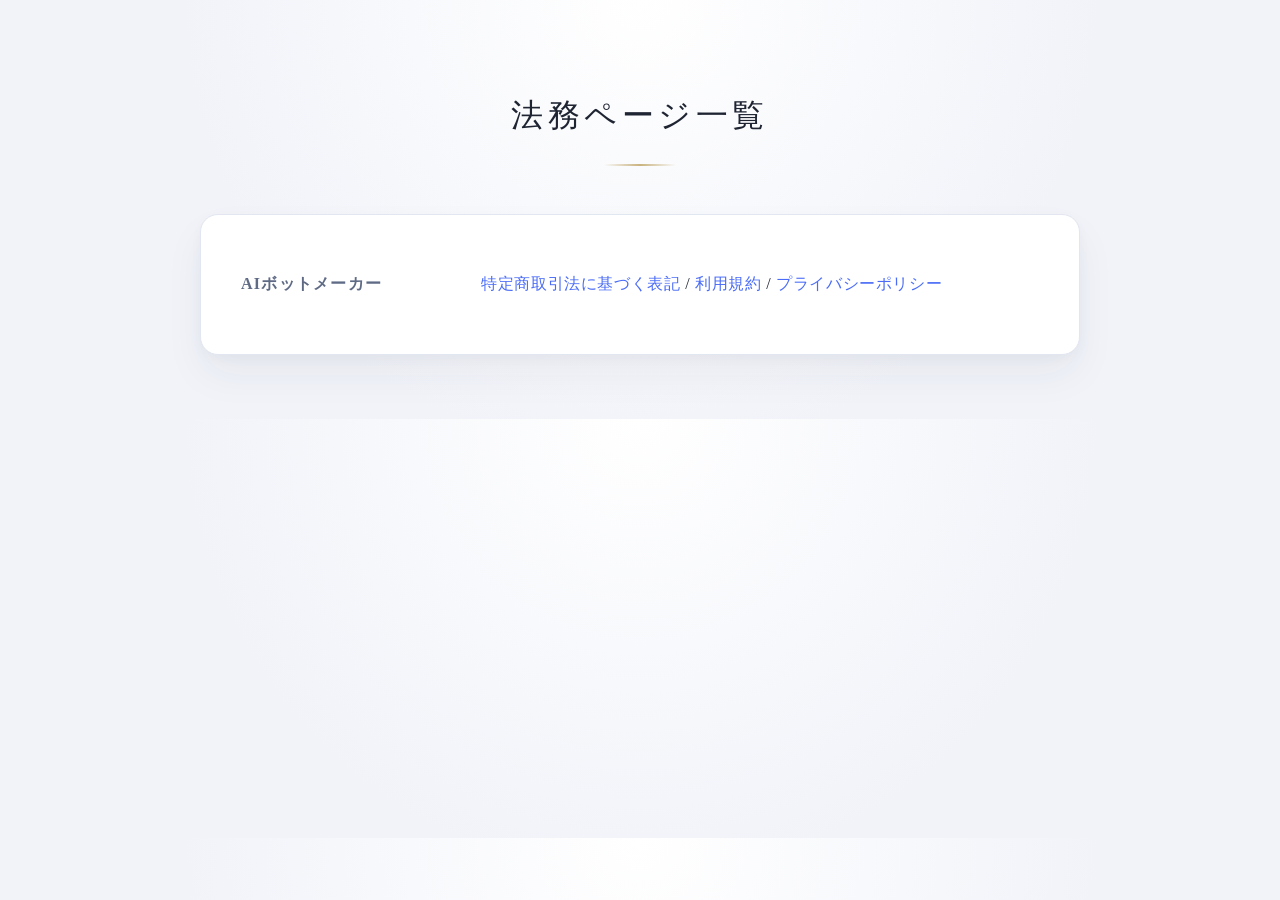
<file: index.html>
<!DOCTYPE html>
<html lang="ja">

<head>
    <meta charset="UTF-8">
    <title>法務ページ一覧</title>
    <meta name="viewport" content="width=device-width, initial-scale=1.0">
    <link rel="stylesheet" href="style.css">
</head>

<body>

    <h1>法務ページ一覧</h1>

    <ul>
        <li>
            <strong>AIボットメーカー</strong>
            <span>
                <a href="aibotmaker/tokushoho/">特定商取引法に基づく表記</a> /
                <a href="aibotmaker/terms/">利用規約</a> /
                <a href="aibotmaker/privacy_policy/">プライバシーポリシー</a>
            </span>
        </li>
    </ul>

</body>

</html>
</file>
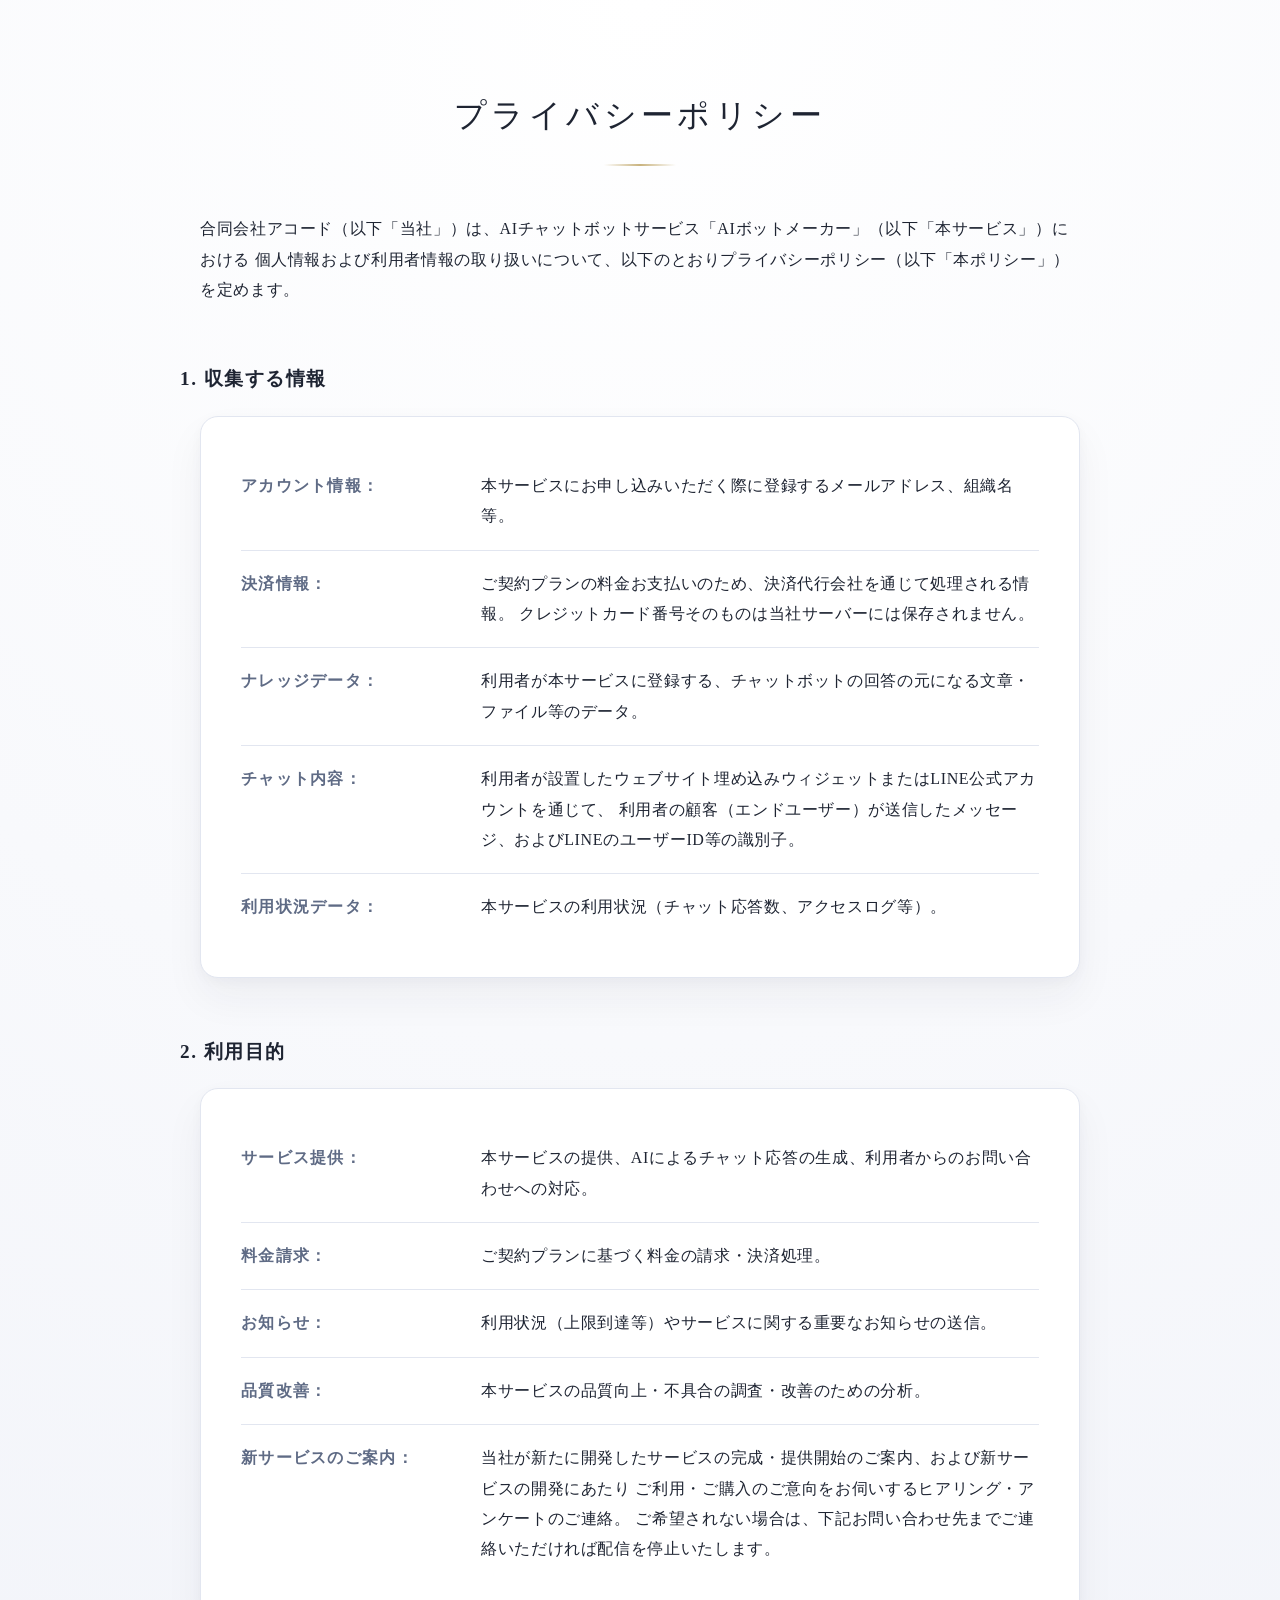
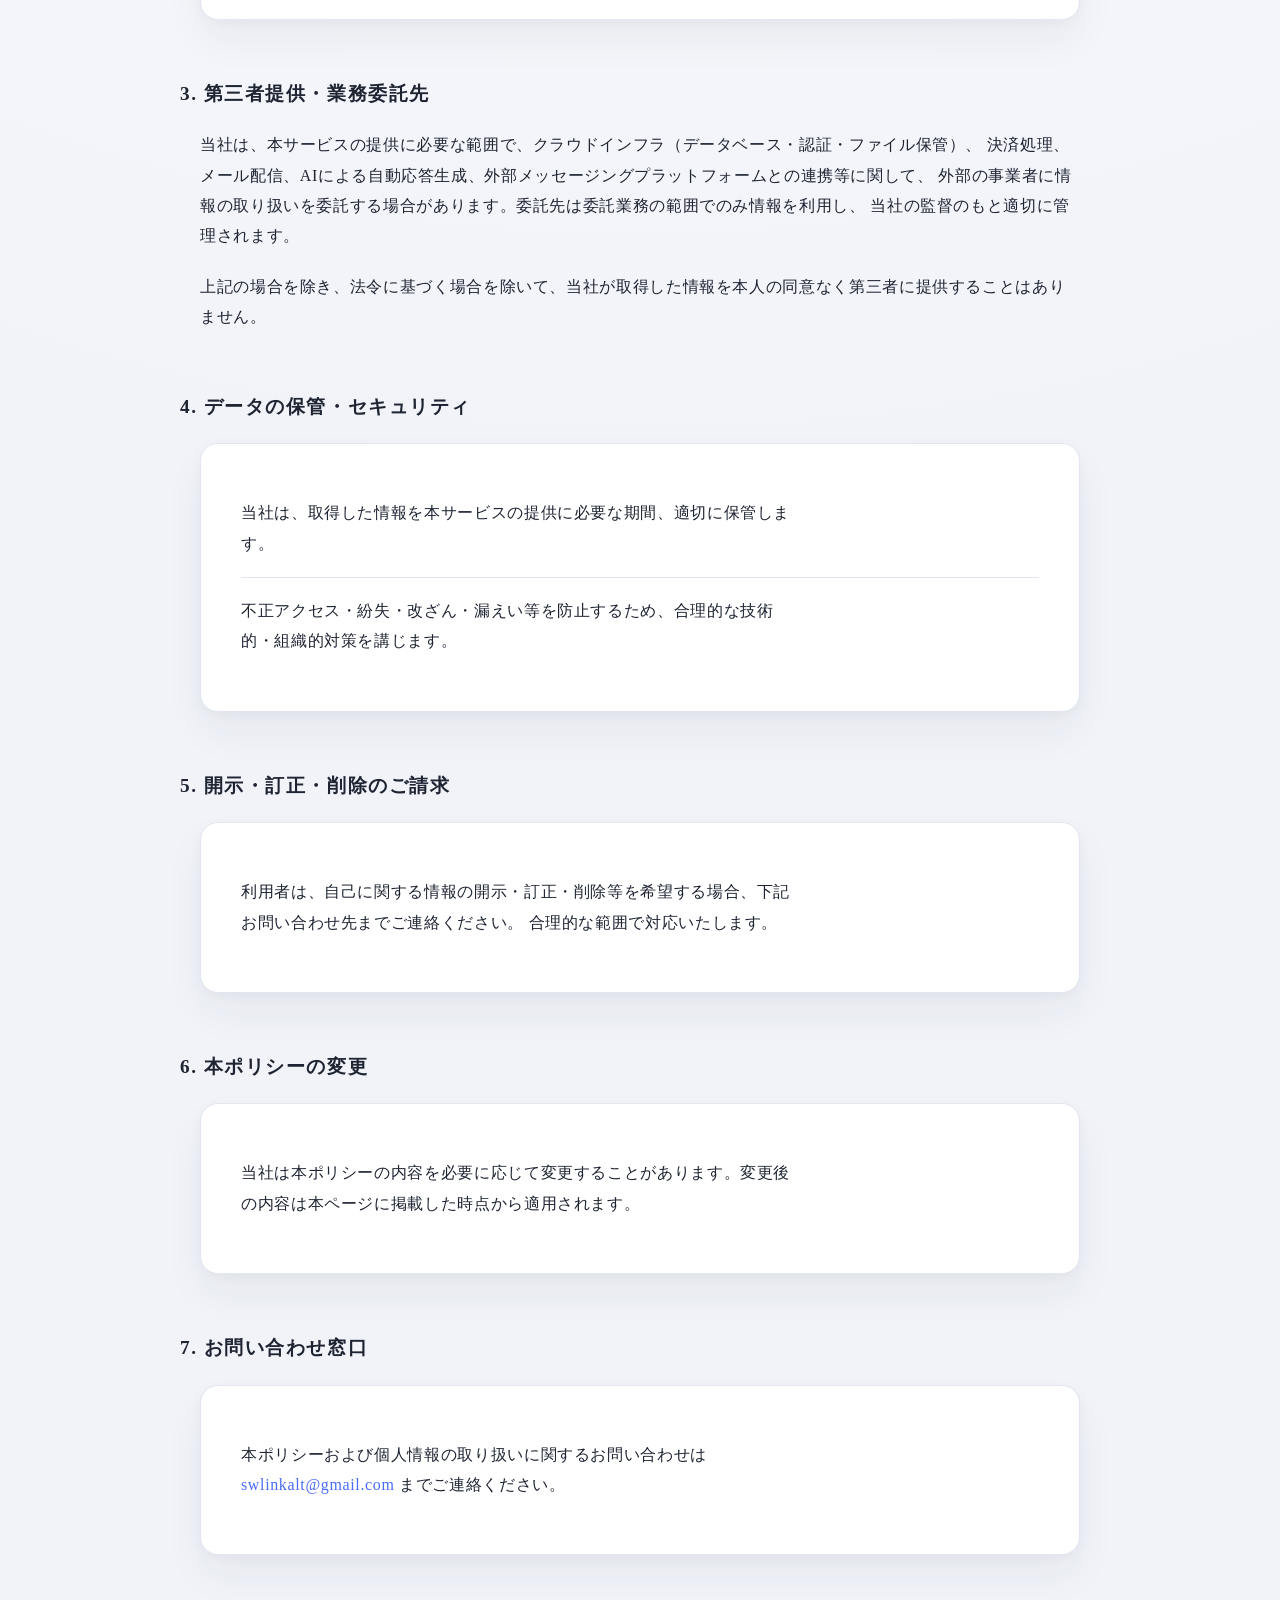
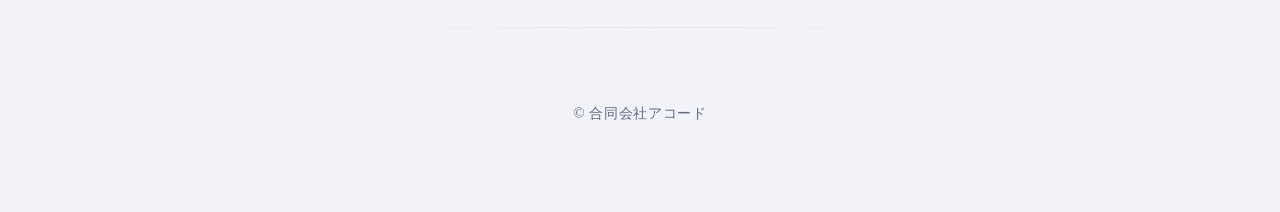
<file: aibotmaker/privacy_policy/index.html>
<!DOCTYPE html>
<html lang="ja">

<head>
    <meta charset="UTF-8">
    <meta name="viewport" content="width=device-width, initial-scale=1.0">
    <title>プライバシーポリシー | AIボットメーカー</title>
    <link rel="stylesheet" href="../../style.css">
</head>

<body>
    <div class="container">
        <h1>プライバシーポリシー</h1>

        <p>
            合同会社アコード（以下「当社」）は、AIチャットボットサービス「AIボットメーカー」（以下「本サービス」）における
            個人情報および利用者情報の取り扱いについて、以下のとおりプライバシーポリシー（以下「本ポリシー」）を定めます。
        </p>

        <h2>1. 収集する情報</h2>
        <ul>
            <li>
                <strong>アカウント情報：</strong>
                <span>本サービスにお申し込みいただく際に登録するメールアドレス、組織名等。</span>
            </li>
            <li>
                <strong>決済情報：</strong>
                <span>
                    ご契約プランの料金お支払いのため、決済代行会社を通じて処理される情報。
                    クレジットカード番号そのものは当社サーバーには保存されません。
                </span>
            </li>
            <li>
                <strong>ナレッジデータ：</strong>
                <span>利用者が本サービスに登録する、チャットボットの回答の元になる文章・ファイル等のデータ。</span>
            </li>
            <li>
                <strong>チャット内容：</strong>
                <span>
                    利用者が設置したウェブサイト埋め込みウィジェットまたはLINE公式アカウントを通じて、
                    利用者の顧客（エンドユーザー）が送信したメッセージ、およびLINEのユーザーID等の識別子。
                </span>
            </li>
            <li>
                <strong>利用状況データ：</strong>
                <span>本サービスの利用状況（チャット応答数、アクセスログ等）。</span>
            </li>
        </ul>

        <h2>2. 利用目的</h2>
        <ul>
            <li>
                <strong>サービス提供：</strong>
                <span>本サービスの提供、AIによるチャット応答の生成、利用者からのお問い合わせへの対応。</span>
            </li>
            <li>
                <strong>料金請求：</strong>
                <span>ご契約プランに基づく料金の請求・決済処理。</span>
            </li>
            <li>
                <strong>お知らせ：</strong>
                <span>利用状況（上限到達等）やサービスに関する重要なお知らせの送信。</span>
            </li>
            <li>
                <strong>品質改善：</strong>
                <span>本サービスの品質向上・不具合の調査・改善のための分析。</span>
            </li>
            <li>
                <strong>新サービスのご案内：</strong>
                <span>
                    当社が新たに開発したサービスの完成・提供開始のご案内、および新サービスの開発にあたり
                    ご利用・ご購入のご意向をお伺いするヒアリング・アンケートのご連絡。
                    ご希望されない場合は、下記お問い合わせ先までご連絡いただければ配信を停止いたします。
                </span>
            </li>
        </ul>

        <h2>3. 第三者提供・業務委託先</h2>
        <p>
            当社は、本サービスの提供に必要な範囲で、クラウドインフラ（データベース・認証・ファイル保管）、
            決済処理、メール配信、AIによる自動応答生成、外部メッセージングプラットフォームとの連携等に関して、
            外部の事業者に情報の取り扱いを委託する場合があります。委託先は委託業務の範囲でのみ情報を利用し、
            当社の監督のもと適切に管理されます。
        </p>
        <p>
            上記の場合を除き、法令に基づく場合を除いて、当社が取得した情報を本人の同意なく第三者に提供することはありません。
        </p>

        <h2>4. データの保管・セキュリティ</h2>
        <ul>
            <li>
                <span>当社は、取得した情報を本サービスの提供に必要な期間、適切に保管します。</span>
            </li>
            <li>
                <span>不正アクセス・紛失・改ざん・漏えい等を防止するため、合理的な技術的・組織的対策を講じます。</span>
            </li>
        </ul>

        <h2>5. 開示・訂正・削除のご請求</h2>
        <ul>
            <li>
                <span>
                    利用者は、自己に関する情報の開示・訂正・削除等を希望する場合、下記お問い合わせ先までご連絡ください。
                    合理的な範囲で対応いたします。
                </span>
            </li>
        </ul>

        <h2>6. 本ポリシーの変更</h2>
        <ul>
            <li>
                <span>当社は本ポリシーの内容を必要に応じて変更することがあります。変更後の内容は本ページに掲載した時点から適用されます。</span>
            </li>
        </ul>

        <h2>7. お問い合わせ窓口</h2>
        <ul>
            <li>
                <span>
                    本ポリシーおよび個人情報の取り扱いに関するお問い合わせは
                    <a href="mailto:swlinkalt@gmail.com">swlinkalt@gmail.com</a> までご連絡ください。
                </span>
            </li>
        </ul>

        <hr>

        <p class="small">© 合同会社アコード</p>
    </div>
</body>

</html>
</file>
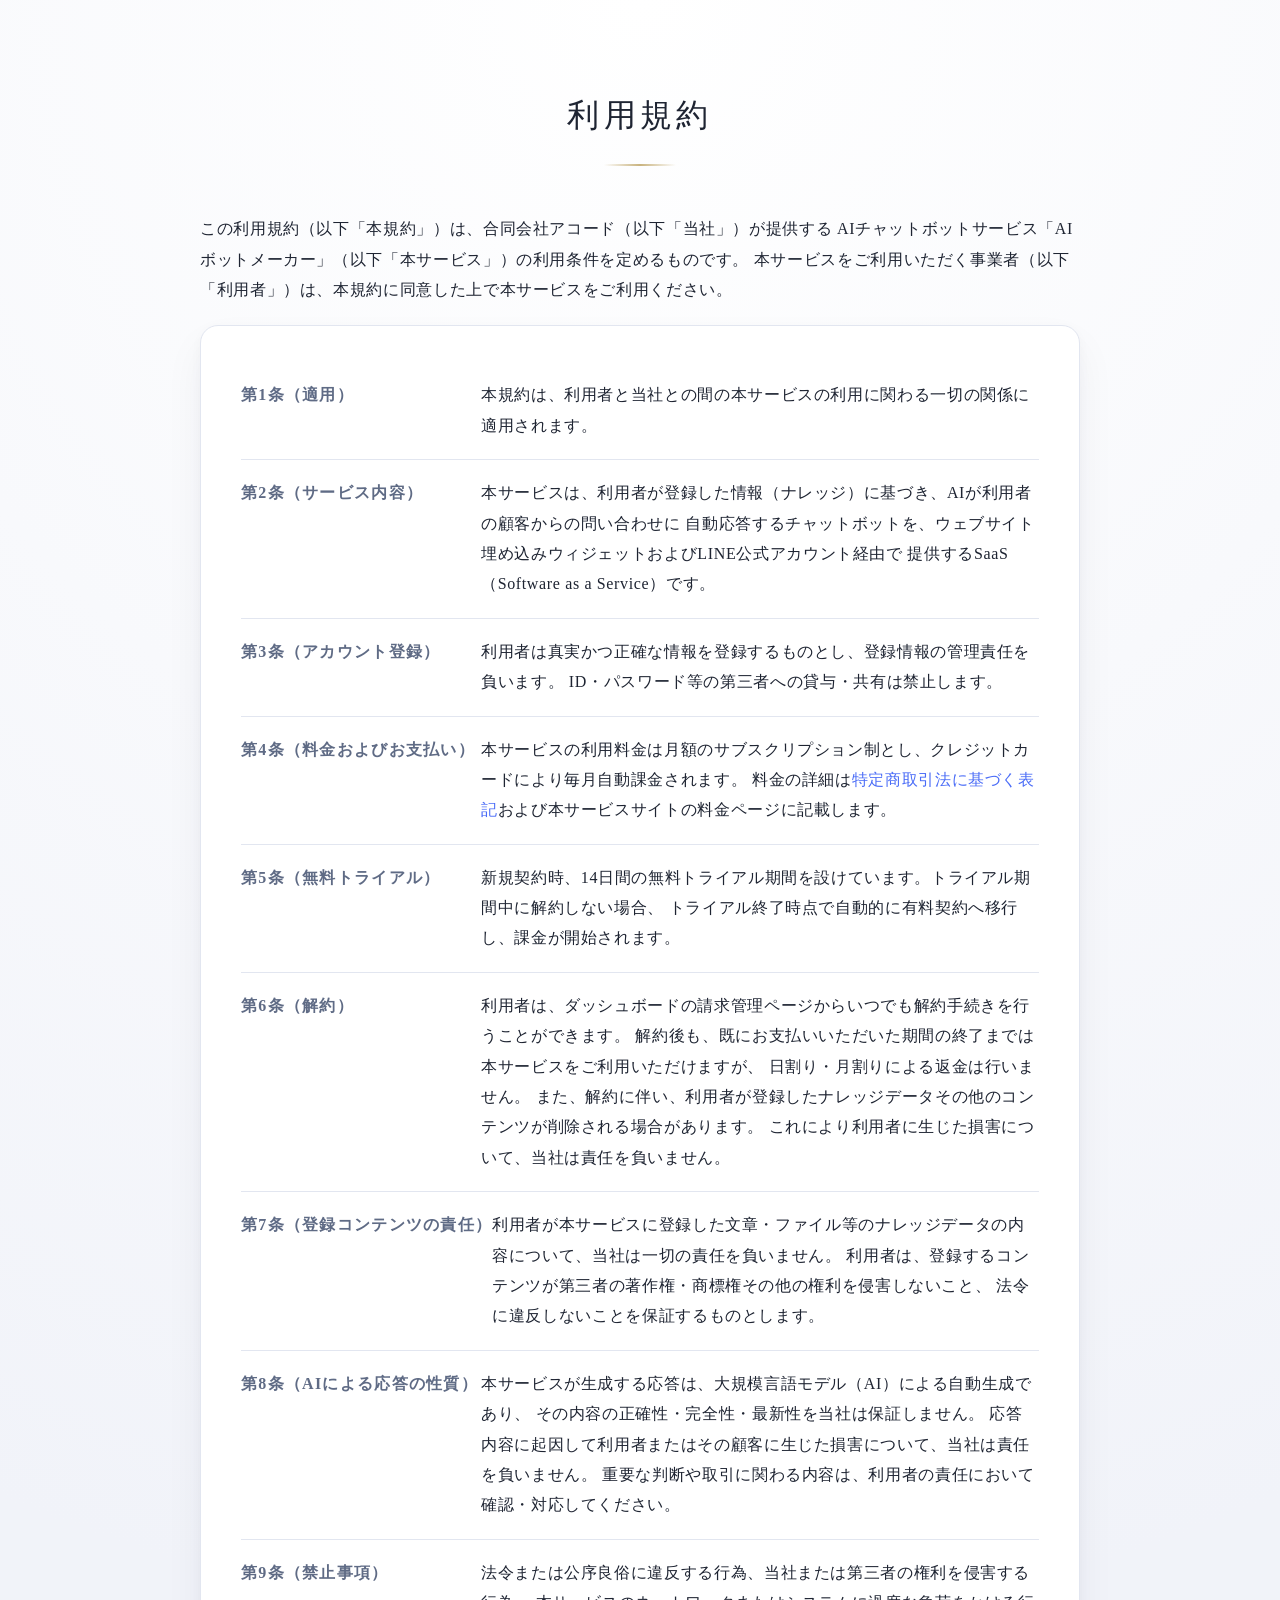
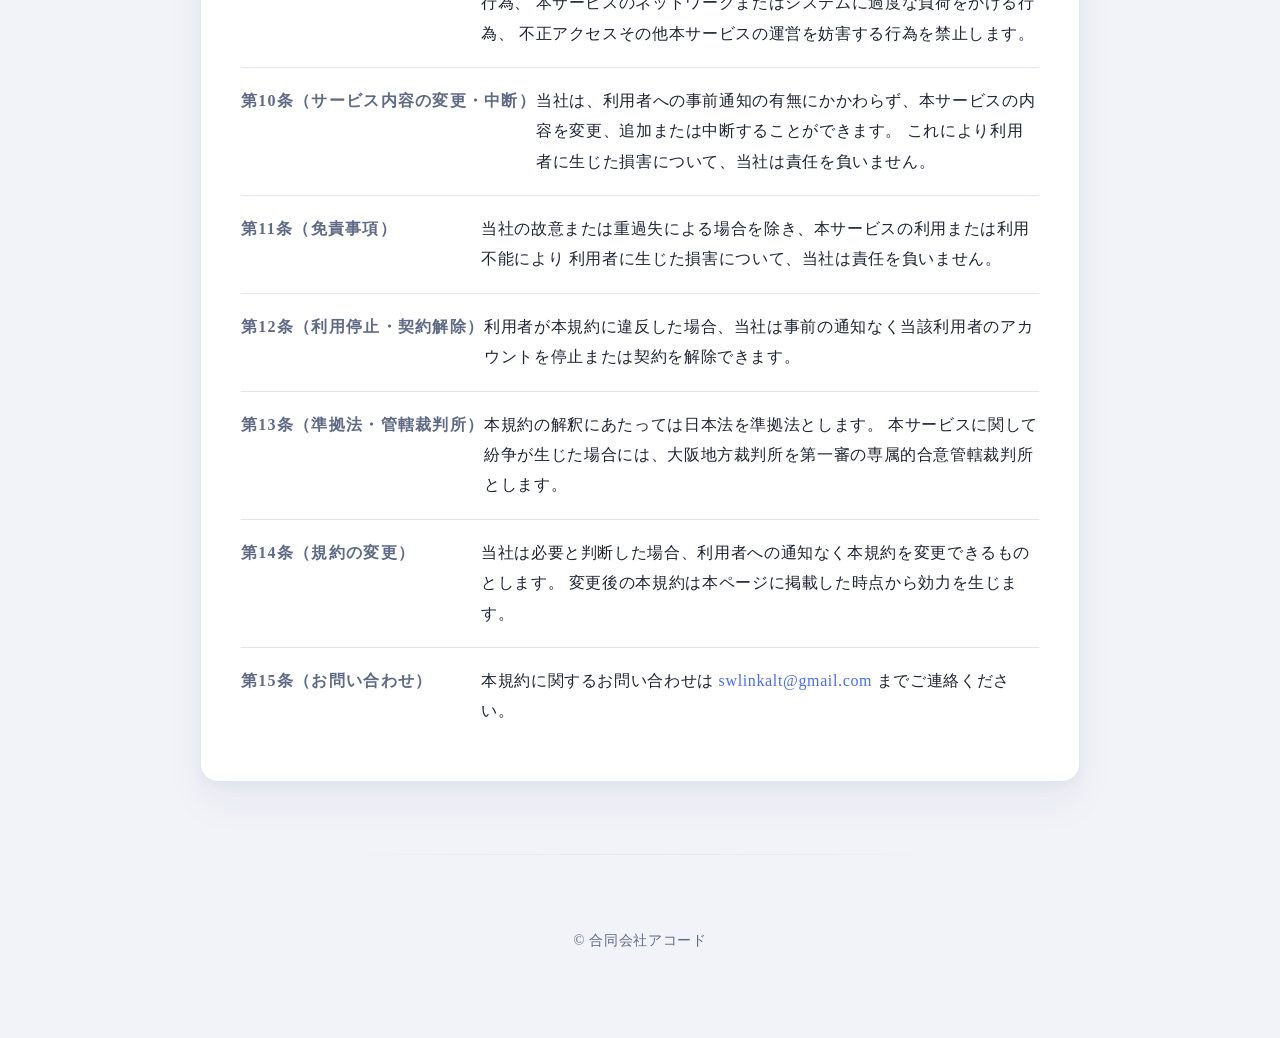
<file: aibotmaker/terms/index.html>
<!DOCTYPE html>
<html lang="ja">

<head>
    <meta charset="UTF-8">
    <title>利用規約 | AIボットメーカー</title>
    <meta name="viewport" content="width=device-width, initial-scale=1.0">
    <link rel="stylesheet" href="../../style.css">
</head>

<body>

    <h1>利用規約</h1>

    <p>
        この利用規約（以下「本規約」）は、合同会社アコード（以下「当社」）が提供する
        AIチャットボットサービス「AIボットメーカー」（以下「本サービス」）の利用条件を定めるものです。
        本サービスをご利用いただく事業者（以下「利用者」）は、本規約に同意した上で本サービスをご利用ください。
    </p>

    <ul>
        <li>
            <strong>第1条（適用）</strong>
            <span>本規約は、利用者と当社との間の本サービスの利用に関わる一切の関係に適用されます。</span>
        </li>

        <li>
            <strong>第2条（サービス内容）</strong>
            <span>
                本サービスは、利用者が登録した情報（ナレッジ）に基づき、AIが利用者の顧客からの問い合わせに
                自動応答するチャットボットを、ウェブサイト埋め込みウィジェットおよびLINE公式アカウント経由で
                提供するSaaS（Software as a Service）です。
            </span>
        </li>

        <li>
            <strong>第3条（アカウント登録）</strong>
            <span>
                利用者は真実かつ正確な情報を登録するものとし、登録情報の管理責任を負います。
                ID・パスワード等の第三者への貸与・共有は禁止します。
            </span>
        </li>

        <li>
            <strong>第4条（料金およびお支払い）</strong>
            <span>
                本サービスの利用料金は月額のサブスクリプション制とし、クレジットカードにより毎月自動課金されます。
                料金の詳細は<a href="../tokushoho/">特定商取引法に基づく表記</a>および本サービスサイトの料金ページに記載します。
            </span>
        </li>

        <li>
            <strong>第5条（無料トライアル）</strong>
            <span>
                新規契約時、14日間の無料トライアル期間を設けています。トライアル期間中に解約しない場合、
                トライアル終了時点で自動的に有料契約へ移行し、課金が開始されます。
            </span>
        </li>

        <li>
            <strong>第6条（解約）</strong>
            <span>
                利用者は、ダッシュボードの請求管理ページからいつでも解約手続きを行うことができます。
                解約後も、既にお支払いいただいた期間の終了までは本サービスをご利用いただけますが、
                日割り・月割りによる返金は行いません。
                また、解約に伴い、利用者が登録したナレッジデータその他のコンテンツが削除される場合があります。
                これにより利用者に生じた損害について、当社は責任を負いません。
            </span>
        </li>

        <li>
            <strong>第7条（登録コンテンツの責任）</strong>
            <span>
                利用者が本サービスに登録した文章・ファイル等のナレッジデータの内容について、当社は一切の責任を負いません。
                利用者は、登録するコンテンツが第三者の著作権・商標権その他の権利を侵害しないこと、
                法令に違反しないことを保証するものとします。
            </span>
        </li>

        <li>
            <strong>第8条（AIによる応答の性質）</strong>
            <span>
                本サービスが生成する応答は、大規模言語モデル（AI）による自動生成であり、
                その内容の正確性・完全性・最新性を当社は保証しません。
                応答内容に起因して利用者またはその顧客に生じた損害について、当社は責任を負いません。
                重要な判断や取引に関わる内容は、利用者の責任において確認・対応してください。
            </span>
        </li>

        <li>
            <strong>第9条（禁止事項）</strong>
            <span>
                法令または公序良俗に違反する行為、当社または第三者の権利を侵害する行為、
                本サービスのネットワークまたはシステムに過度な負荷をかける行為、
                不正アクセスその他本サービスの運営を妨害する行為を禁止します。
            </span>
        </li>

        <li>
            <strong>第10条（サービス内容の変更・中断）</strong>
            <span>
                当社は、利用者への事前通知の有無にかかわらず、本サービスの内容を変更、追加または中断することができます。
                これにより利用者に生じた損害について、当社は責任を負いません。
            </span>
        </li>

        <li>
            <strong>第11条（免責事項）</strong>
            <span>
                当社の故意または重過失による場合を除き、本サービスの利用または利用不能により
                利用者に生じた損害について、当社は責任を負いません。
            </span>
        </li>

        <li>
            <strong>第12条（利用停止・契約解除）</strong>
            <span>
                利用者が本規約に違反した場合、当社は事前の通知なく当該利用者のアカウントを停止または契約を解除できます。
            </span>
        </li>

        <li>
            <strong>第13条（準拠法・管轄裁判所）</strong>
            <span>
                本規約の解釈にあたっては日本法を準拠法とします。
                本サービスに関して紛争が生じた場合には、大阪地方裁判所を第一審の専属的合意管轄裁判所とします。
            </span>
        </li>

        <li>
            <strong>第14条（規約の変更）</strong>
            <span>
                当社は必要と判断した場合、利用者への通知なく本規約を変更できるものとします。
                変更後の本規約は本ページに掲載した時点から効力を生じます。
            </span>
        </li>

        <li>
            <strong>第15条（お問い合わせ）</strong>
            <span>
                本規約に関するお問い合わせは <a href="mailto:swlinkalt@gmail.com">swlinkalt@gmail.com</a> までご連絡ください。
            </span>
        </li>
    </ul>

    <hr>

    <p style="text-align:center; color: var(--text-muted); font-size: 0.9rem;">
        © 合同会社アコード
    </p>

</body>

</html>
</file>
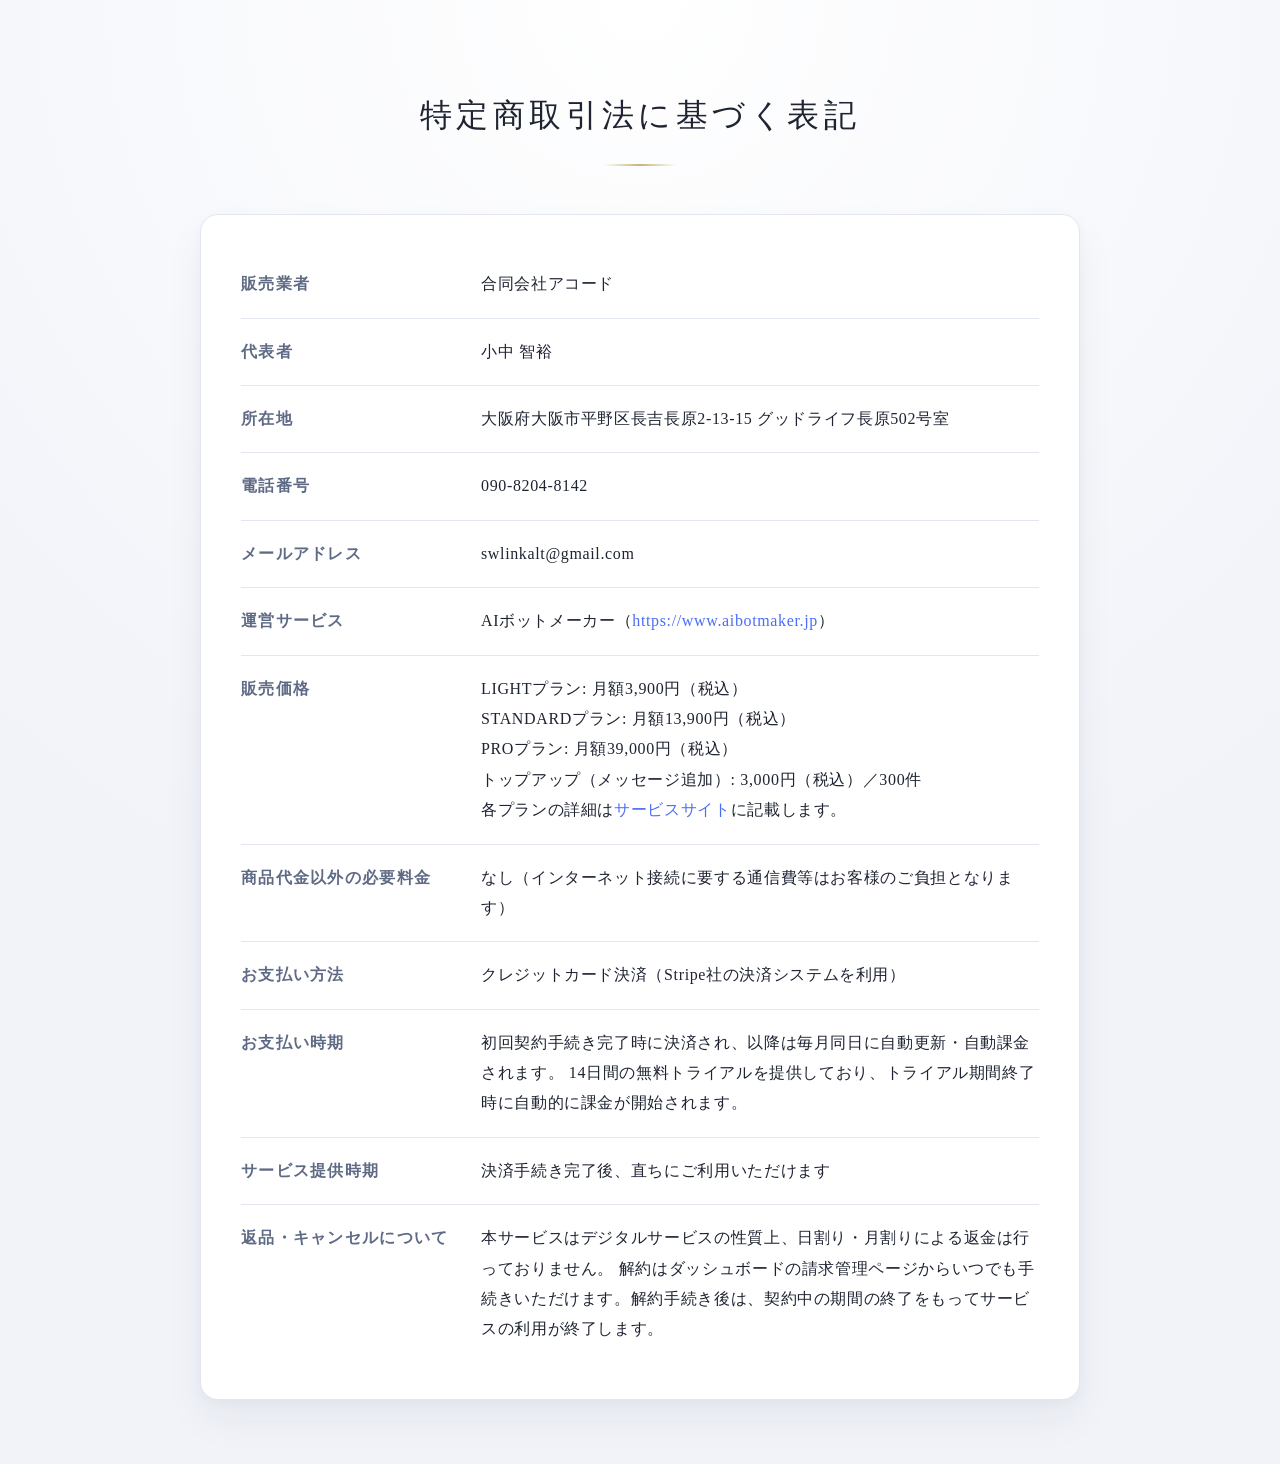
<file: aibotmaker/tokushoho/index.html>
<!DOCTYPE html>
<html lang="ja">

<head>
    <meta charset="UTF-8">
    <title>特定商取引法に基づく表記 | AIボットメーカー</title>
    <meta name="viewport" content="width=device-width, initial-scale=1.0">
    <link rel="stylesheet" href="../../style.css">
</head>

<body>

    <h1>特定商取引法に基づく表記</h1>

    <ul>
        <li><strong>販売業者</strong><span>合同会社アコード</span></li>
        <li><strong>代表者</strong><span>小中 智裕</span></li>
        <li><strong>所在地</strong><span>大阪府大阪市平野区長吉長原2-13-15 グッドライフ長原502号室</span></li>
        <li><strong>電話番号</strong><span>090-8204-8142</span></li>
        <li><strong>メールアドレス</strong><span>swlinkalt@gmail.com</span></li>
        <li><strong>運営サービス</strong><span>AIボットメーカー（<a href="https://www.aibotmaker.jp">https://www.aibotmaker.jp</a>）</span></li>
        <li><strong>販売価格</strong>
            <span>
                LIGHTプラン: 月額3,900円（税込）<br>
                STANDARDプラン: 月額13,900円（税込）<br>
                PROプラン: 月額39,000円（税込）<br>
                トップアップ（メッセージ追加）: 3,000円（税込）／300件<br>
                各プランの詳細は<a href="https://www.aibotmaker.jp">サービスサイト</a>に記載します。
            </span>
        </li>
        <li><strong>商品代金以外の必要料金</strong>
            <span>なし（インターネット接続に要する通信費等はお客様のご負担となります）</span>
        </li>
        <li><strong>お支払い方法</strong>
            <span>クレジットカード決済（Stripe社の決済システムを利用）</span>
        </li>
        <li><strong>お支払い時期</strong>
            <span>
                初回契約手続き完了時に決済され、以降は毎月同日に自動更新・自動課金されます。
                14日間の無料トライアルを提供しており、トライアル期間終了時に自動的に課金が開始されます。
            </span>
        </li>
        <li><strong>サービス提供時期</strong>
            <span>決済手続き完了後、直ちにご利用いただけます</span>
        </li>
        <li><strong>返品・キャンセルについて</strong>
            <span>
                本サービスはデジタルサービスの性質上、日割り・月割りによる返金は行っておりません。
                解約はダッシュボードの請求管理ページからいつでも手続きいただけます。解約手続き後は、契約中の期間の終了をもってサービスの利用が終了します。
            </span>
        </li>
    </ul>

</body>

</html>
</file>
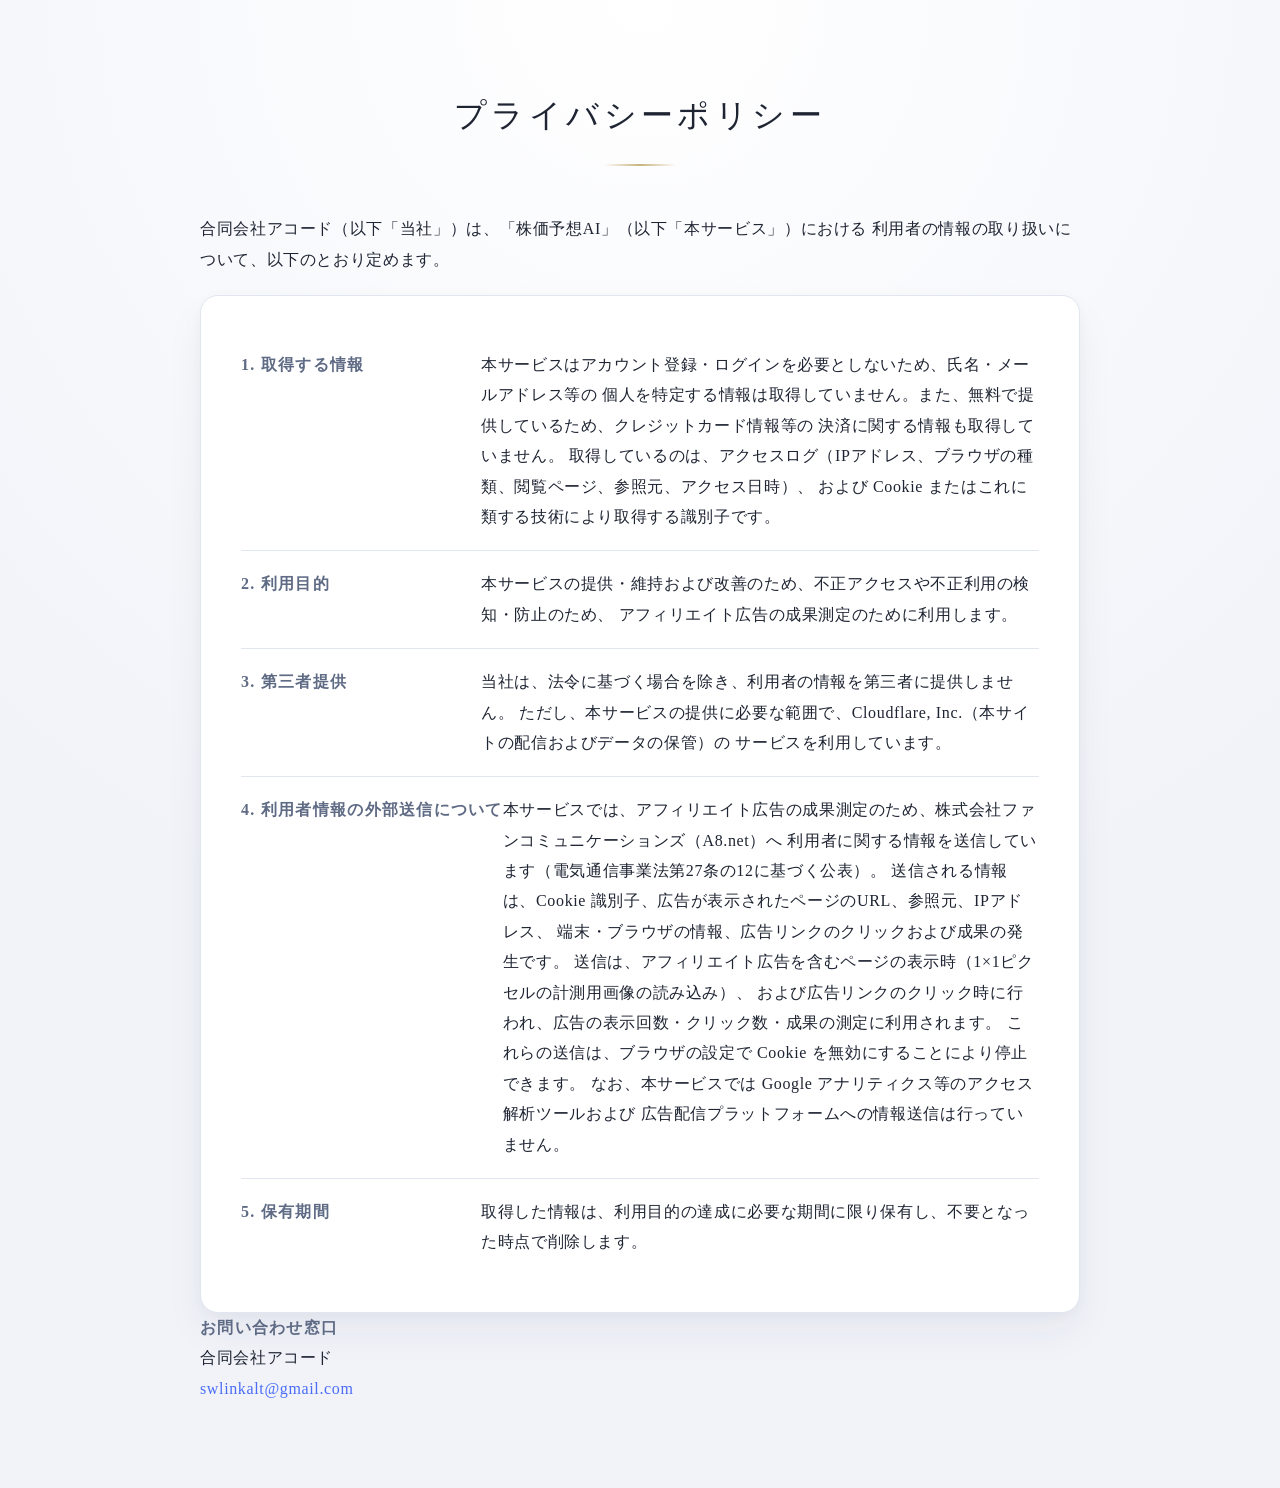
<file: stock-predict-ai/privacy_policy/index.html>
<!DOCTYPE html>
<html lang="ja">

<head>
    <meta charset="UTF-8">
    <title>プライバシーポリシー | 株価予想AI</title>
    <meta name="viewport" content="width=device-width, initial-scale=1.0">
    <link rel="canonical" href="https://stock-predict-ai.jibunstudioai.com/legal/privacy">
    <link rel="stylesheet" href="../../style.css">
</head>

<body>

    <h1>プライバシーポリシー</h1>

    <p>
        合同会社アコード（以下「当社」）は、「株価予想AI」（以下「本サービス」）における
        利用者の情報の取り扱いについて、以下のとおり定めます。
    </p>

    <ul>
        <li>
            <strong>1. 取得する情報</strong>
            <span>
                本サービスはアカウント登録・ログインを必要としないため、氏名・メールアドレス等の
                個人を特定する情報は取得していません。また、無料で提供しているため、クレジットカード情報等の
                決済に関する情報も取得していません。
                取得しているのは、アクセスログ（IPアドレス、ブラウザの種類、閲覧ページ、参照元、アクセス日時）、
                および Cookie またはこれに類する技術により取得する識別子です。
            </span>
        </li>

        <li>
            <strong>2. 利用目的</strong>
            <span>
                本サービスの提供・維持および改善のため、不正アクセスや不正利用の検知・防止のため、
                アフィリエイト広告の成果測定のために利用します。
            </span>
        </li>

        <li>
            <strong>3. 第三者提供</strong>
            <span>
                当社は、法令に基づく場合を除き、利用者の情報を第三者に提供しません。
                ただし、本サービスの提供に必要な範囲で、Cloudflare, Inc.（本サイトの配信およびデータの保管）の
                サービスを利用しています。
            </span>
        </li>

        <li>
            <strong>4. 利用者情報の外部送信について</strong>
            <span>
                本サービスでは、アフィリエイト広告の成果測定のため、株式会社ファンコミュニケーションズ（A8.net）へ
                利用者に関する情報を送信しています（電気通信事業法第27条の12に基づく公表）。
                送信される情報は、Cookie 識別子、広告が表示されたページのURL、参照元、IPアドレス、
                端末・ブラウザの情報、広告リンクのクリックおよび成果の発生です。
                送信は、アフィリエイト広告を含むページの表示時（1×1ピクセルの計測用画像の読み込み）、
                および広告リンクのクリック時に行われ、広告の表示回数・クリック数・成果の測定に利用されます。
                これらの送信は、ブラウザの設定で Cookie を無効にすることにより停止できます。
                なお、本サービスでは Google アナリティクス等のアクセス解析ツールおよび
                広告配信プラットフォームへの情報送信は行っていません。
            </span>
        </li>

        <li>
            <strong>5. 保有期間</strong>
            <span>
                取得した情報は、利用目的の達成に必要な期間に限り保有し、不要となった時点で削除します。
            </span>
        </li>
    </ul>

    <p>
        <strong>お問い合わせ窓口</strong><br>
        合同会社アコード<br>
        <a href="mailto:swlinkalt@gmail.com">swlinkalt@gmail.com</a>
    </p>

</body>

</html>
</file>
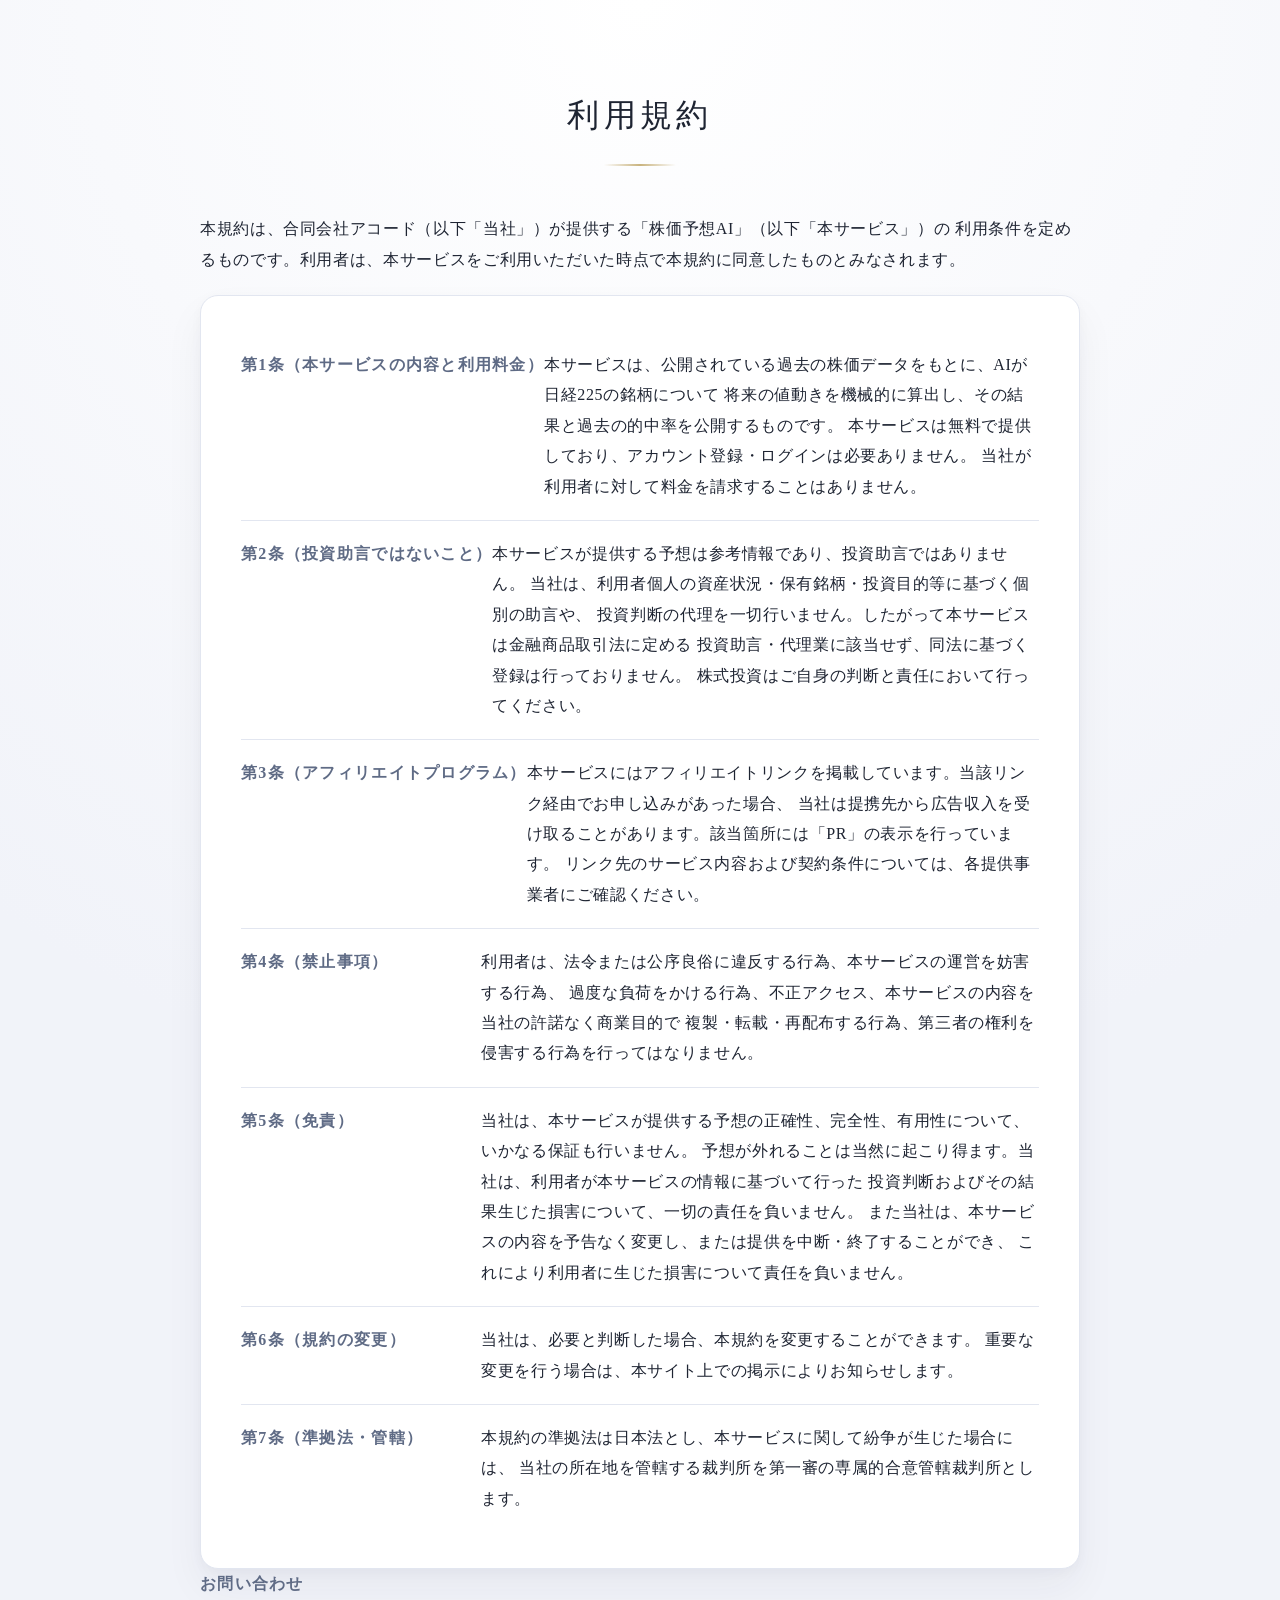
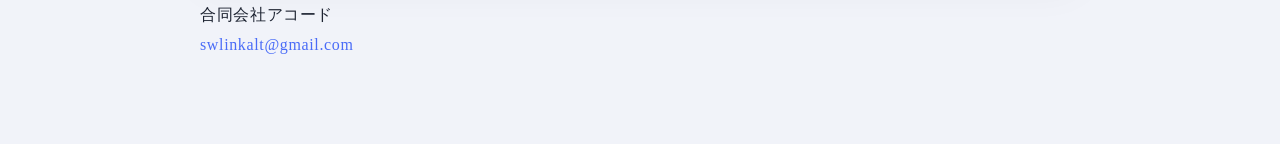
<file: stock-predict-ai/terms/index.html>
<!DOCTYPE html>
<html lang="ja">

<head>
    <meta charset="UTF-8">
    <title>利用規約 | 株価予想AI</title>
    <meta name="viewport" content="width=device-width, initial-scale=1.0">
    <link rel="canonical" href="https://stock-predict-ai.jibunstudioai.com/legal/terms">
    <link rel="stylesheet" href="../../style.css">
</head>

<body>

    <h1>利用規約</h1>

    <p>
        本規約は、合同会社アコード（以下「当社」）が提供する「株価予想AI」（以下「本サービス」）の
        利用条件を定めるものです。利用者は、本サービスをご利用いただいた時点で本規約に同意したものとみなされます。
    </p>

    <ul>
        <li>
            <strong>第1条（本サービスの内容と利用料金）</strong>
            <span>
                本サービスは、公開されている過去の株価データをもとに、AIが日経225の銘柄について
                将来の値動きを機械的に算出し、その結果と過去の的中率を公開するものです。
                本サービスは無料で提供しており、アカウント登録・ログインは必要ありません。
                当社が利用者に対して料金を請求することはありません。
            </span>
        </li>

        <li>
            <strong>第2条（投資助言ではないこと）</strong>
            <span>
                本サービスが提供する予想は参考情報であり、投資助言ではありません。
                当社は、利用者個人の資産状況・保有銘柄・投資目的等に基づく個別の助言や、
                投資判断の代理を一切行いません。したがって本サービスは金融商品取引法に定める
                投資助言・代理業に該当せず、同法に基づく登録は行っておりません。
                株式投資はご自身の判断と責任において行ってください。
            </span>
        </li>

        <li>
            <strong>第3条（アフィリエイトプログラム）</strong>
            <span>
                本サービスにはアフィリエイトリンクを掲載しています。当該リンク経由でお申し込みがあった場合、
                当社は提携先から広告収入を受け取ることがあります。該当箇所には「PR」の表示を行っています。
                リンク先のサービス内容および契約条件については、各提供事業者にご確認ください。
            </span>
        </li>

        <li>
            <strong>第4条（禁止事項）</strong>
            <span>
                利用者は、法令または公序良俗に違反する行為、本サービスの運営を妨害する行為、
                過度な負荷をかける行為、不正アクセス、本サービスの内容を当社の許諾なく商業目的で
                複製・転載・再配布する行為、第三者の権利を侵害する行為を行ってはなりません。
            </span>
        </li>

        <li>
            <strong>第5条（免責）</strong>
            <span>
                当社は、本サービスが提供する予想の正確性、完全性、有用性について、いかなる保証も行いません。
                予想が外れることは当然に起こり得ます。当社は、利用者が本サービスの情報に基づいて行った
                投資判断およびその結果生じた損害について、一切の責任を負いません。
                また当社は、本サービスの内容を予告なく変更し、または提供を中断・終了することができ、
                これにより利用者に生じた損害について責任を負いません。
            </span>
        </li>

        <li>
            <strong>第6条（規約の変更）</strong>
            <span>
                当社は、必要と判断した場合、本規約を変更することができます。
                重要な変更を行う場合は、本サイト上での掲示によりお知らせします。
            </span>
        </li>

        <li>
            <strong>第7条（準拠法・管轄）</strong>
            <span>
                本規約の準拠法は日本法とし、本サービスに関して紛争が生じた場合には、
                当社の所在地を管轄する裁判所を第一審の専属的合意管轄裁判所とします。
            </span>
        </li>
    </ul>

    <p>
        <strong>お問い合わせ</strong><br>
        合同会社アコード<br>
        <a href="mailto:swlinkalt@gmail.com">swlinkalt@gmail.com</a>
    </p>

</body>

</html>
</file>
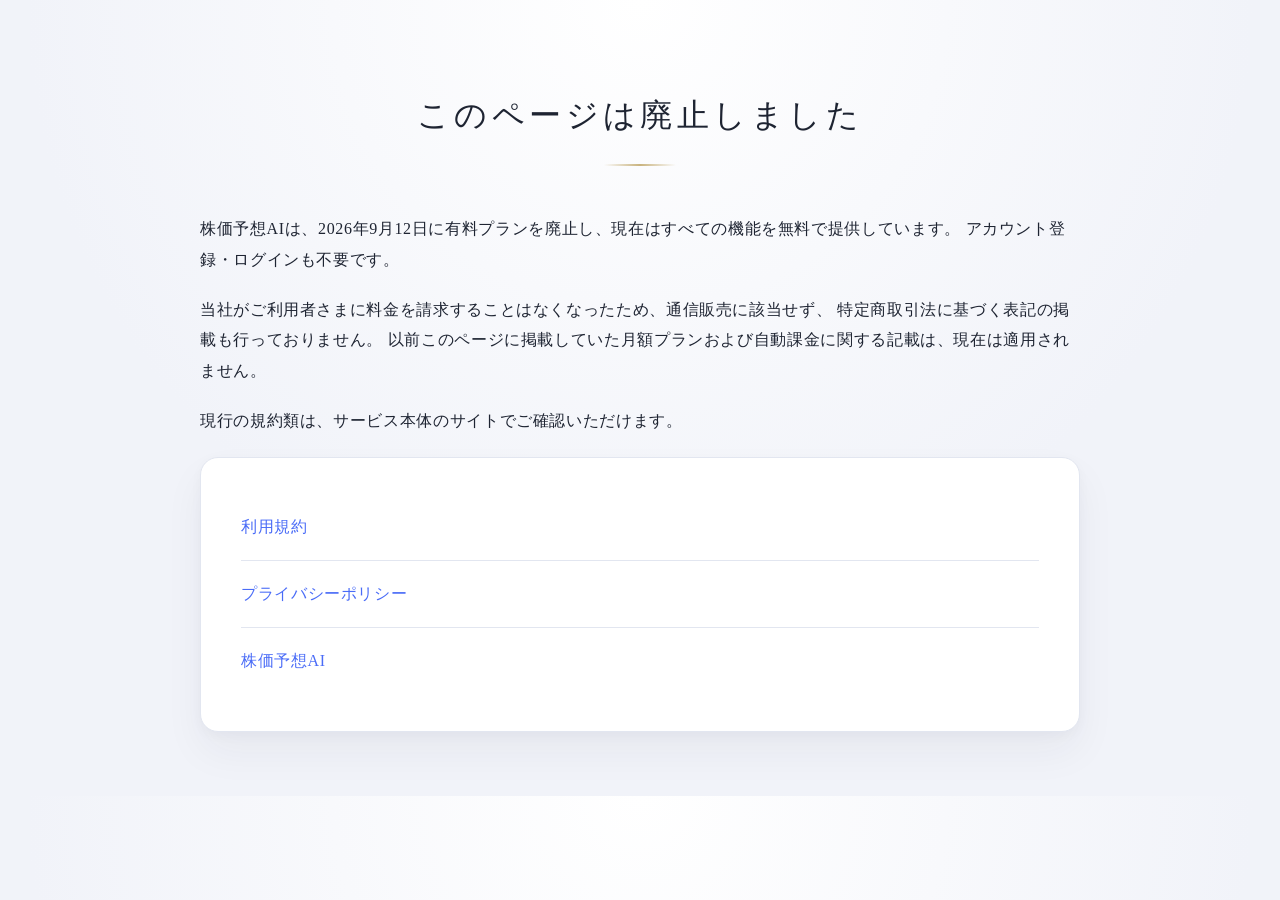
<file: stock-predict-ai/tokushoho/index.html>
<!DOCTYPE html>
<html lang="ja">

<head>
    <meta charset="UTF-8">
    <meta name="viewport" content="width=device-width, initial-scale=1.0">
    <title>廃止しました - 株価予想AI 特定商取引法に基づく表記</title>
    <meta name="robots" content="noindex">
    <link rel="stylesheet" href="../../style.css">
</head>

<body>

    <h1>このページは廃止しました</h1>

    <p>
        株価予想AIは、2026年9月12日に有料プランを廃止し、現在はすべての機能を無料で提供しています。
        アカウント登録・ログインも不要です。
    </p>

    <p>
        当社がご利用者さまに料金を請求することはなくなったため、通信販売に該当せず、
        特定商取引法に基づく表記の掲載も行っておりません。
        以前このページに掲載していた月額プランおよび自動課金に関する記載は、現在は適用されません。
    </p>

    <p>
        現行の規約類は、サービス本体のサイトでご確認いただけます。
    </p>

    <ul>
        <li><a href="https://stock-predict-ai.jibunstudioai.com/legal/terms">利用規約</a></li>
        <li><a href="https://stock-predict-ai.jibunstudioai.com/legal/privacy">プライバシーポリシー</a></li>
        <li><a href="https://stock-predict-ai.jibunstudioai.com/">株価予想AI</a></li>
    </ul>

</body>

</html>
</file>
<file: style.css>
/* =========================================
   Shared stylesheet for legal pages across
   products (ToS / Privacy Policy / Commerce Law)
   ========================================= */

:root {
    --bg-main: #f7f8fb;
    --card-bg: #ffffff;
    --text-main: #1e2432;
    --text-muted: #5f6b85;
    --accent-gold: #c9b37e;
    --accent-blue: #4a6cf7;
    --border-soft: #e2e6f0;
}

/* Reset */
* {
    box-sizing: border-box;
}

body {
    margin: 0;
    padding: 64px 20px;
    font-family:
        "Cormorant Garamond",
        "Noto Serif JP",
        "Hiragino Mincho ProN",
        serif;
    background: radial-gradient(circle at top, #ffffff 0%, #f1f3f9 60%);
    color: var(--text-main);
    line-height: 1.9;
    letter-spacing: 0.04em;
}

/* Layout Wrapper（拡張性確保） */
.container {
    max-width: 920px;
    margin: 0 auto;
}

/* Title */
h1 {
    font-size: 2rem;
    font-weight: 500;
    text-align: center;
    margin-bottom: 48px;
    letter-spacing: 0.14em;
}

h1::after {
    content: "";
    display: block;
    width: 72px;
    height: 2px;
    background: linear-gradient(90deg,
            transparent,
            var(--accent-gold),
            transparent);
    margin: 18px auto 0;
}

/* Section Title（ToS用に追加） */
h2 {
    font-size: 1.2rem;
    font-weight: 600;
    margin: 56px 0 18px;
    color: var(--text-main);
    letter-spacing: 0.08em;
}

/* Divider */
hr {
    border: none;
    height: 1px;
    background: linear-gradient(90deg,
            transparent,
            var(--border-soft),
            transparent);
    margin: 72px auto;
    max-width: 640px;
}

/* Card List */
ul {
    list-style: none;
    padding: 36px 40px;
    margin: 0 auto;
    max-width: 880px;
    background: var(--card-bg);
    border-radius: 18px;
    border: 1px solid var(--border-soft);
    box-shadow:
        0 20px 40px rgba(30, 36, 50, 0.05),
        0 4px 12px rgba(30, 36, 50, 0.03);
}

/* Item */
li {
    display: flex;
    flex-wrap: wrap;
    padding: 18px 0;
    border-bottom: 1px solid var(--border-soft);
    transition: background 0.2s ease;
}

li:last-child {
    border-bottom: none;
}

/* subtle hover → UX向上 */
li:hover {
    background: rgba(74, 108, 247, 0.03);
}

/* Label */
strong {
    min-width: 240px;
    font-weight: 600;
    color: var(--text-muted);
    letter-spacing: 0.08em;
}

/* Content */
li span {
    flex: 1;
    max-width: calc(100% - 240px);
    line-height: 1.9;
    word-break: break-word;
}

/* Paragraph (ToS長文用) */
p {
    max-width: 880px;
    margin: 0 auto 20px;
    color: var(--text-main);
}

/* Small text */
.small {
    text-align: center;
    color: var(--text-muted);
    font-size: 0.9rem;
}

/* Link（将来LP共通化） */
a {
    color: var(--accent-blue);
    text-decoration: none;
    transition: opacity 0.2s ease;
}

a:hover {
    opacity: 0.7;
}

/* Tablet */
@media (max-width: 900px) {
    ul {
        padding: 30px 28px;
    }

    strong {
        min-width: 200px;
    }

    li span {
        max-width: calc(100% - 200px);
    }
}

/* Mobile */
@media (max-width: 640px) {
    body {
        padding: 48px 14px;
    }

    h1 {
        font-size: 1.6rem;
    }

    ul {
        padding: 24px 20px;
        border-radius: 14px;
    }

    li {
        padding: 16px 0;
    }

    strong {
        min-width: 100%;
        margin-bottom: 6px;
        font-size: 0.9rem;
    }

    li span {
        max-width: 100%;
        font-size: 0.95rem;
    }
}
</file>
